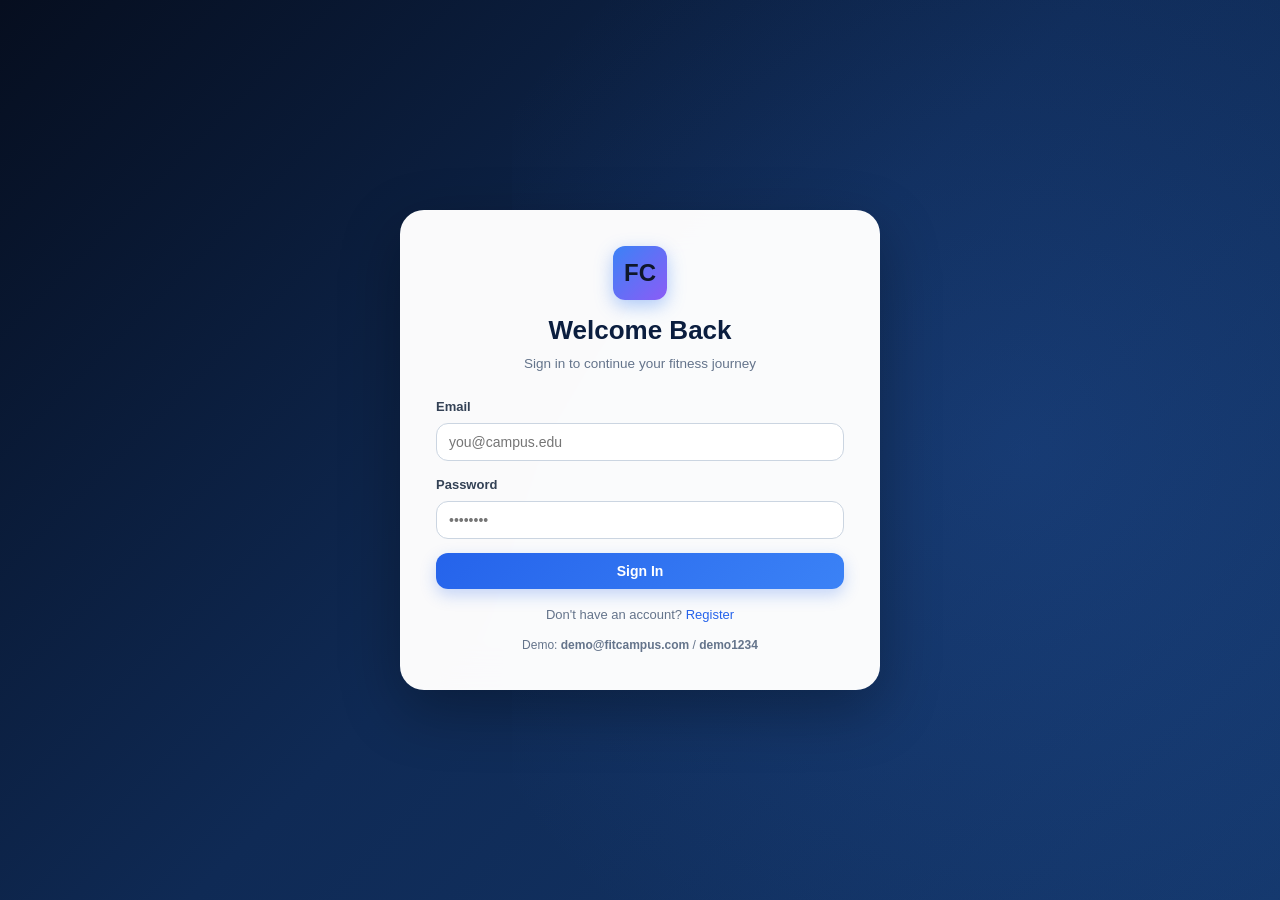
<file: frontend/exercise.html>
<!DOCTYPE html>
<html lang="en">
<head>
<meta charset="UTF-8" />
<meta name="viewport" content="width=device-width, initial-scale=1.0" />
<title>Exercise • FitCampus AI</title>
<link rel="stylesheet" href="css/style.css" />
</head>
<body>
<div class="app-shell">
    <aside class="sidebar">
        <div class="brand"><div class="brand-logo">FC</div><div><div class="brand-name">FitCampus AI</div><div class="brand-sub">Student Fitness Platform</div></div></div>
        <ul class="nav-list">
            <li class="nav-item"><a href="index.html"><span class="ico">🏠</span> Home</a></li>
            <li class="nav-item"><a href="activity.html"><span class="ico">🏃</span> Activity</a></li>
            <li class="nav-item"><a href="exercise.html" class="active"><span class="ico">💪</span> Exercise</a></li>
            <li class="nav-item"><a href="diet.html"><span class="ico">🥗</span> Diet</a></li>
            <li class="nav-item"><a href="challenges.html"><span class="ico">🏆</span> Challenges</a></li>
            <li class="nav-item"><a href="leaderboard.html"><span class="ico">📊</span> Leaderboard</a></li>
            <li class="nav-item"><a href="assistant.html"><span class="ico">🤖</span> AI Assistant</a></li>
            <li class="nav-item"><a href="profile.html"><span class="ico">👤</span> Profile</a></li>
        </ul>
        <div class="sidebar-footer">
            <div class="profile-chip" id="profileChip"><div class="avatar">U</div><div><div class="name">Loading…</div></div></div>
            <button class="btn btn-ghost btn-block mt-3" id="logoutBtn" style="color:#fff">Logout</button>
        </div>
    </aside>
    <main class="main">
        <div class="topbar">
            <div><div class="page-title">Exercise</div><div class="page-sub">AI-powered form checking</div></div>
        </div>

        <div class="grid grid-2">
            <div class="card">
                <div class="card-title">🎥 Live Form Check <span class="badge" id="selectedExercise">Squat</span></div>
                <div class="camera-wrap">
                    <video id="videoEl" playsinline muted></video>
                    <canvas id="canvasEl" width="640" height="480"></canvas>
                    <div class="camera-overlay" id="cameraOverlay">Click "Start Form Check" to begin</div>
                </div>
                <div class="form-stats">
                    <div class="form-stat"><div class="v" id="repCount">0</div><div class="l">Reps</div></div>
                    <div class="form-stat"><div class="v" id="formScore">0</div><div class="l">Form Score</div></div>
                    <div class="form-stat"><div class="v" id="phaseLabel">Up</div><div class="l">Phase</div></div>
                </div>
                <div class="feedback-box" id="feedbackText">Start to see feedback</div>
                <div class="flex gap-2 mt-3">
                    <button class="btn btn-primary" id="startFormCheck">▶ Start Form Check</button>
                    <button class="btn btn-danger" id="stopFormCheck">⏹ Stop &amp; Save</button>
                </div>
                <div class="text-sm text-muted mt-3">⚠️ Camera is accessed only after you click Start. Pose detection runs locally in your browser.</div>
            </div>
            <div class="card"><div class="card-title">🏋️ Exercises</div><div class="grid grid-2" id="exerciseList"><div class="loader"></div></div></div>
        </div>
    </main>
</div>
<nav class="bottom-nav">
    <div class="bottom-nav-inner">
        <a href="index.html"><span class="ico">🏠</span>Home</a>
        <a href="activity.html"><span class="ico">🏃</span>Activity</a>
        <a href="exercise.html" class="active"><span class="ico">💪</span>Exercise</a>
        <a href="diet.html"><span class="ico">🥗</span>Diet</a>
        <a href="assistant.html"><span class="ico">🤖</span>AI</a>
        <a href="profile.html"><span class="ico">👤</span>Profile</a>
    </div>
</nav>
<script src="js/config.js"></script>
<script src="js/api.js"></script>
<script src="js/auth.js"></script>
<script src="js/exercise.js"></script>
</body>
</html>
</file>
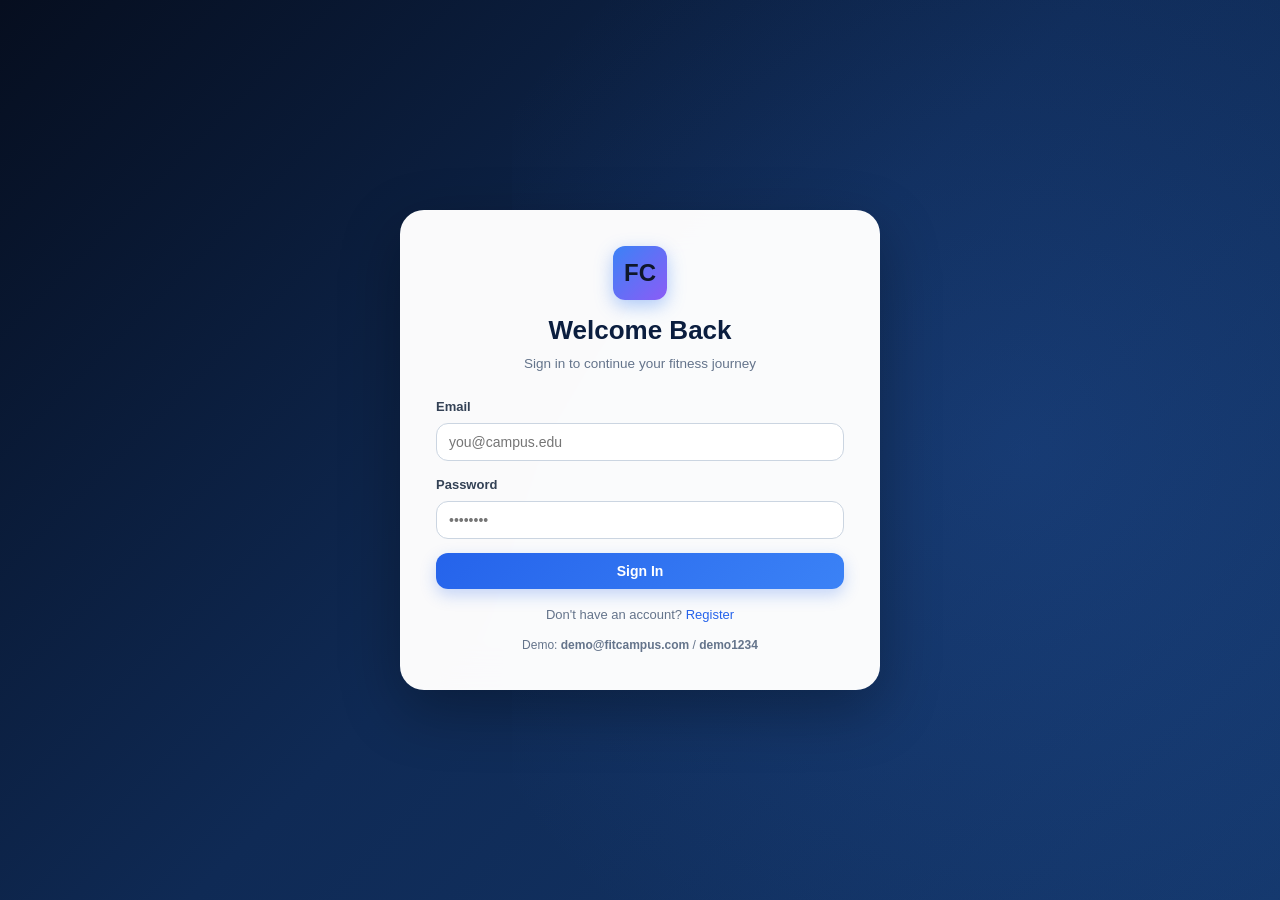
<file: frontend/login.html>
<!DOCTYPE html>
<html lang="en">
<head>
<meta charset="UTF-8" />
<meta name="viewport" content="width=device-width, initial-scale=1.0" />
<title>Login • FitCampus AI</title>
<link rel="stylesheet" href="css/style.css" />
</head>
<body>
<div class="auth-wrap">
    <div class="auth-card">
        <div style="text-align:center; margin-bottom: 18px;">
            <div class="brand-logo" style="margin:0 auto 10px; width:54px; height:54px; font-size:24px;">FC</div>
            <div class="auth-title">Welcome Back</div>
            <div class="auth-sub">Sign in to continue your fitness journey</div>
        </div>
        <form id="loginForm">
            <div class="form-group"><label class="form-label">Email</label><input class="form-input" type="email" id="email" required placeholder="you@campus.edu" /></div>
            <div class="form-group"><label class="form-label">Password</label><input class="form-input" type="password" id="password" required placeholder="••••••••" /></div>
            <button class="btn btn-primary btn-block" type="submit">Sign In</button>
        </form>
        <div class="auth-footer">
            Don't have an account? <a href="register.html">Register</a>
            <div style="margin-top:10px; font-size:12px; color:var(--gray-500);">Demo: <b>demo@fitcampus.com</b> / <b>demo1234</b></div>
        </div>
    </div>
</div>
<script src="js/config.js"></script>
<script src="js/api.js"></script>
<script src="js/auth.js"></script>
<script>
Auth.redirectIfLogged("index.html");
document.getElementById("loginForm").addEventListener("submit", async (e) => {
    e.preventDefault();
    const btn = e.target.querySelector("button");
    btn.disabled = true; btn.innerHTML = '<span class="loader"></span>';
    try {
        const res = await API.post("/api/auth/login", {
            email: document.getElementById("email").value.trim(),
            password: document.getElementById("password").value,
        });
        API.setToken(res.access_token); API.setUser(res.user);
        toast("Welcome back!", "success");
        setTimeout(() => window.location.href = "index.html", 400);
    } catch (err) { toast(err.message, "error"); btn.disabled = false; btn.textContent = "Sign In"; }
});
</script>
</body>
</html>
</file>
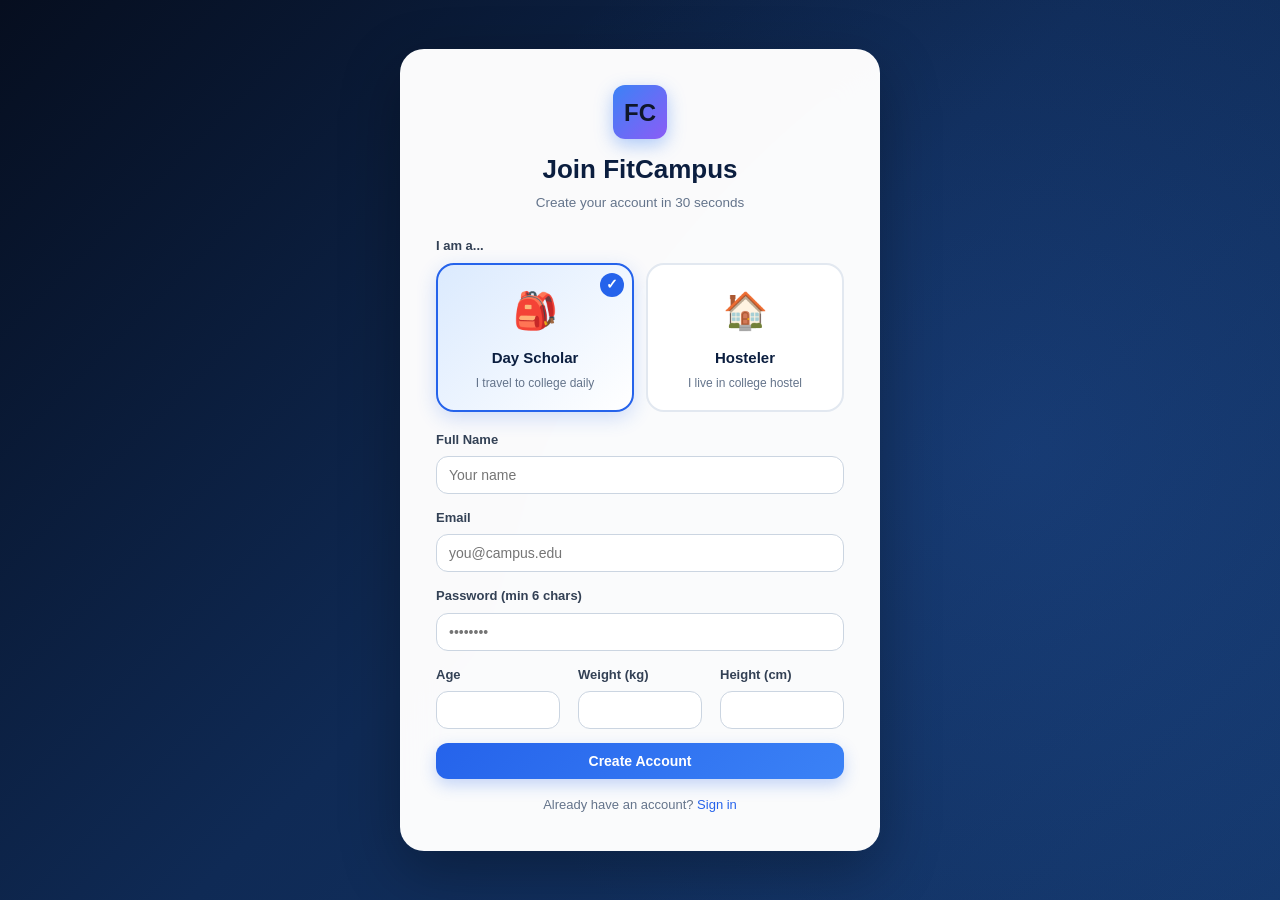
<file: frontend/register.html>
<!DOCTYPE html>
<html lang="en">
<head>
<meta charset="UTF-8" />
<meta name="viewport" content="width=device-width, initial-scale=1.0" />
<title>Register • FitCampus AI</title>
<link rel="stylesheet" href="css/style.css" />
</head>
<body>
<div class="auth-wrap">
    <div class="auth-card">
        <div style="text-align:center; margin-bottom: 18px;">
            <div class="brand-logo" style="margin:0 auto 10px; width:54px; height:54px; font-size:24px;">FC</div>
            <div class="auth-title">Join FitCampus</div>
            <div class="auth-sub">Create your account in 30 seconds</div>
        </div>
        <form id="regForm">
            <div class="form-group">
                <label class="form-label">I am a...</label>
                <div class="student-type-selector">
                    <div class="student-type-card selected" data-type="day_scholar">
                        <div class="student-type-icon">🎒</div>
                        <div class="student-type-title">Day Scholar</div>
                        <div class="student-type-desc">I travel to college daily</div>
                    </div>
                    <div class="student-type-card" data-type="hosteler">
                        <div class="student-type-icon">🏠</div>
                        <div class="student-type-title">Hosteler</div>
                        <div class="student-type-desc">I live in college hostel</div>
                    </div>
                </div>
                <input type="hidden" id="studentType" value="day_scholar" />
            </div>
            <div class="form-group">
                <label class="form-label">Full Name</label>
                <input class="form-input" type="text" id="name" required placeholder="Your name" />
            </div>
            <div class="form-group">
                <label class="form-label">Email</label>
                <input class="form-input" type="email" id="email" required placeholder="you@campus.edu" />
            </div>
            <div class="form-group">
                <label class="form-label">Password (min 6 chars)</label>
                <input class="form-input" type="password" id="password" required minlength="6" placeholder="••••••••" />
            </div>
            <div class="grid grid-3">
                <div class="form-group">
                    <label class="form-label">Age</label>
                    <input class="form-input" type="number" id="age" min="10" max="100" />
                </div>
                <div class="form-group">
                    <label class="form-label">Weight (kg)</label>
                    <input class="form-input" type="number" id="weight" step="0.1" />
                </div>
                <div class="form-group">
                    <label class="form-label">Height (cm)</label>
                    <input class="form-input" type="number" id="height" step="0.1" />
                </div>
            </div>
            <button class="btn btn-primary btn-block" type="submit">Create Account</button>
        </form>
        <div class="auth-footer">
            Already have an account? <a href="login.html">Sign in</a>
        </div>
    </div>
</div>
<script src="js/config.js"></script>
<script src="js/api.js"></script>
<script src="js/auth.js"></script>
<script>
Auth.redirectIfLogged("index.html");

// Student type selection
document.querySelectorAll(".student-type-card").forEach(card => {
    card.addEventListener("click", () => {
        document.querySelectorAll(".student-type-card").forEach(c => c.classList.remove("selected"));
        card.classList.add("selected");
        document.getElementById("studentType").value = card.dataset.type;
    });
});

document.getElementById("regForm").addEventListener("submit", async (e) => {
    e.preventDefault();
    const btn = e.target.querySelector("button");
    btn.disabled = true; btn.innerHTML = '<span class="loader"></span> Creating...';
    try {
        const res = await API.post("/api/auth/register", {
            name: document.getElementById("name").value,
            email: document.getElementById("email").value,
            password: document.getElementById("password").value,
            student_type: document.getElementById("studentType").value,
            age: parseInt(document.getElementById("age").value) || null,
            weight: parseFloat(document.getElementById("weight").value) || null,
            height: parseFloat(document.getElementById("height").value) || null,
        });
        API.setToken(res.access_token);
        API.setUser(res.user);
        toast("Welcome to FitCampus! 🎉", "success");
        setTimeout(() => window.location.href = "index.html", 500);
    } catch (err) {
        toast(err.message, "error");
        btn.disabled = false; btn.textContent = "Create Account";
    }
});
</script>
</body>
</html>
</file>
<file: frontend/css/style.css>
/* ============================================
   FitCampus AI — Modern Animated UI
   Dark Navy + White Theme with Glassmorphism
   ============================================ */

:root {
    --navy-950: #060e1f;
    --navy-900: #0b1e3f;
    --navy-800: #0f2a55;
    --navy-700: #14376b;
    --navy-600: #1a4a8a;
    --blue-500: #2563eb;
    --blue-400: #3b82f6;
    --blue-300: #60a5fa;
    --blue-200: #93c5fd;
    --blue-100: #dbeafe;
    --white: #ffffff;
    --gray-50: #f8fafc;
    --gray-100: #f1f5f9;
    --gray-200: #e2e8f0;
    --gray-300: #cbd5e1;
    --gray-500: #64748b;
    --gray-700: #334155;
    --gray-900: #0f172a;
    --green-500: #10b981;
    --green-400: #34d399;
    --orange-500: #f59e0b;
    --red-500: #ef4444;
    --purple-500: #8b5cf6;
    --pink-500: #ec4899;

    --shadow-sm: 0 1px 2px rgba(15, 23, 42, 0.06);
    --shadow-md: 0 4px 12px rgba(15, 23, 42, 0.08);
    --shadow-lg: 0 10px 30px rgba(15, 23, 42, 0.12);
    --shadow-glow: 0 0 40px rgba(59, 130, 246, 0.3);

    --radius-sm: 8px;
    --radius-md: 12px;
    --radius-lg: 18px;
    --radius-xl: 24px;

    --transition: 0.3s cubic-bezier(0.4, 0, 0.2, 1);
    --transition-fast: 0.15s cubic-bezier(0.4, 0, 0.2, 1);
}

* { box-sizing: border-box; margin: 0; padding: 0; }

html { scroll-behavior: smooth; }

body {
    font-family: 'Inter', -apple-system, BlinkMacSystemFont, 'Segoe UI', Roboto, sans-serif;
    background: var(--gray-50);
    color: var(--gray-900);
    line-height: 1.55;
    min-height: 100vh;
    -webkit-font-smoothing: antialiased;
    overflow-x: hidden;
}

/* Respect reduced motion */
@media (prefers-reduced-motion: reduce) {
    *, *::before, *::after {
        animation-duration: 0.01ms !important;
        transition-duration: 0.01ms !important;
    }
}

a { color: var(--blue-500); text-decoration: none; transition: color var(--transition-fast); }
a:hover { color: var(--blue-400); }

/* ============ Animated Background ============ */
body::before {
    content: "";
    position: fixed;
    top: -50%; left: -50%;
    width: 200%; height: 200%;
    background: radial-gradient(circle at 20% 30%, rgba(59,130,246,0.04) 0%, transparent 50%),
                radial-gradient(circle at 80% 70%, rgba(139,92,246,0.04) 0%, transparent 50%);
    animation: bgShift 30s ease-in-out infinite;
    pointer-events: none;
    z-index: 0;
}
@keyframes bgShift {
    0%, 100% { transform: translate(0, 0); }
    50% { transform: translate(-5%, -5%); }
}

/* ============ Layout ============ */
.app-shell {
    display: grid;
    grid-template-columns: 260px 1fr;
    min-height: 100vh;
    position: relative;
    z-index: 1;
}

.sidebar {
    background: linear-gradient(180deg, var(--navy-950) 0%, var(--navy-800) 100%);
    color: var(--white);
    padding: 24px 16px;
    position: sticky;
    top: 0;
    height: 100vh;
    overflow-y: auto;
    display: flex;
    flex-direction: column;
    box-shadow: 4px 0 20px rgba(0,0,0,0.1);
}

.sidebar::-webkit-scrollbar { width: 4px; }
.sidebar::-webkit-scrollbar-thumb { background: rgba(255,255,255,0.1); border-radius: 2px; }

.brand {
    display: flex;
    align-items: center;
    gap: 12px;
    padding: 6px 10px 22px;
    border-bottom: 1px solid rgba(255,255,255,0.08);
    margin-bottom: 18px;
}
.brand-logo {
    width: 42px; height: 42px;
    background: linear-gradient(135deg, var(--blue-400), var(--purple-500));
    border-radius: 12px;
    display: grid; place-items: center;
    font-weight: 800; font-size: 18px;
    box-shadow: 0 6px 18px rgba(59, 130, 246, 0.4);
    animation: logoPulse 3s ease-in-out infinite;
}
@keyframes logoPulse {
    0%, 100% { box-shadow: 0 6px 18px rgba(59, 130, 246, 0.4); }
    50% { box-shadow: 0 6px 24px rgba(139, 92, 246, 0.6); }
}
.brand-name { font-weight: 700; font-size: 17px; letter-spacing: 0.2px; }
.brand-sub { font-size: 11px; color: var(--blue-300); }

.nav-list { list-style: none; display: flex; flex-direction: column; gap: 4px; }
.nav-item a {
    display: flex; align-items: center; gap: 12px;
    padding: 11px 14px;
    border-radius: var(--radius-md);
    color: rgba(255,255,255,0.78);
    font-weight: 500; font-size: 14.5px;
    transition: all var(--transition);
    position: relative;
    overflow: hidden;
}
.nav-item a::before {
    content: "";
    position: absolute;
    left: 0; top: 0;
    width: 0; height: 100%;
    background: linear-gradient(90deg, rgba(59,130,246,0.2), transparent);
    transition: width var(--transition);
}
.nav-item a:hover::before { width: 100%; }
.nav-item a:hover { color: #fff; transform: translateX(4px); }
.nav-item a.active {
    background: linear-gradient(135deg, var(--blue-500), var(--blue-400));
    color: #fff;
    box-shadow: 0 6px 16px rgba(37, 99, 235, 0.35);
}
.nav-item .ico { font-size: 18px; }

.sidebar-footer {
    margin-top: auto;
    padding-top: 16px;
    border-top: 1px solid rgba(255,255,255,0.08);
}
.profile-chip {
    display: flex; align-items: center; gap: 10px;
    padding: 10px;
    border-radius: var(--radius-md);
    background: rgba(255,255,255,0.05);
    transition: background var(--transition);
}
.profile-chip:hover { background: rgba(255,255,255,0.08); }
.avatar {
    width: 40px; height: 40px; border-radius: 50%;
    background: linear-gradient(135deg, var(--blue-400), var(--purple-500));
    display: grid; place-items: center;
    font-weight: 700; color: #fff;
    box-shadow: 0 4px 12px rgba(139, 92, 246, 0.3);
}
.profile-chip .name { font-size: 13.5px; font-weight: 600; }
.profile-chip .sub { font-size: 11px; color: var(--blue-300); }

.main {
    padding: 28px 32px 120px;
    max-width: 1400px;
    width: 100%;
}

.topbar {
    display: flex; align-items: center; justify-content: space-between;
    margin-bottom: 22px;
    animation: slideDown 0.5s ease;
}
@keyframes slideDown {
    from { opacity: 0; transform: translateY(-10px); }
    to { opacity: 1; transform: translateY(0); }
}
.page-title {
    font-size: 26px; font-weight: 800;
    background: linear-gradient(135deg, var(--navy-900), var(--blue-500));
    -webkit-background-clip: text;
    -webkit-text-fill-color: transparent;
    background-clip: text;
}
.page-sub { color: var(--gray-500); font-size: 13.5px; margin-top: 2px; }
.topbar-actions { display: flex; gap: 10px; align-items: center; }

/* ============ Cards ============ */
.card {
    background: var(--white);
    border-radius: var(--radius-lg);
    padding: 20px;
    box-shadow: var(--shadow-sm);
    border: 1px solid var(--gray-200);
    transition: all var(--transition);
    animation: cardFadeIn 0.5s ease backwards;
}
@keyframes cardFadeIn {
    from { opacity: 0; transform: translateY(20px); }
    to { opacity: 1; transform: translateY(0); }
}
.card:hover { box-shadow: var(--shadow-md); transform: translateY(-2px); }
.card-title {
    font-size: 15px; font-weight: 700; color: var(--navy-900);
    margin-bottom: 12px; display: flex; align-items: center; gap: 8px;
}
.card-title .badge {
    font-size: 11px; padding: 2px 8px; border-radius: 999px;
    background: var(--blue-100); color: var(--blue-500); font-weight: 600;
}

.grid { display: grid; gap: 18px; }
.grid-2 { grid-template-columns: repeat(2, 1fr); }
.grid-3 { grid-template-columns: repeat(3, 1fr); }
.grid-4 { grid-template-columns: repeat(4, 1fr); }

/* Staggered animation for grid children */
.grid > *:nth-child(1) { animation-delay: 0.05s; }
.grid > *:nth-child(2) { animation-delay: 0.1s; }
.grid > *:nth-child(3) { animation-delay: 0.15s; }
.grid > *:nth-child(4) { animation-delay: 0.2s; }
.grid > *:nth-child(5) { animation-delay: 0.25s; }
.grid > *:nth-child(6) { animation-delay: 0.3s; }

/* ============ Welcome Card ============ */
.welcome-card {
    background: linear-gradient(135deg, var(--navy-900) 0%, var(--navy-700) 50%, var(--navy-600) 100%);
    color: #fff;
    border-radius: var(--radius-xl);
    padding: 28px 30px;
    position: relative;
    overflow: hidden;
    box-shadow: var(--shadow-lg);
    animation: welcomeFade 0.6s ease;
}
@keyframes welcomeFade {
    from { opacity: 0; transform: translateY(-10px); }
    to { opacity: 1; transform: translateY(0); }
}
.welcome-card::before {
    content: "";
    position: absolute;
    right: -60px; top: -60px;
    width: 240px; height: 240px;
    border-radius: 50%;
    background: radial-gradient(circle, rgba(96,165,250,0.4), transparent 70%);
    animation: orbFloat 8s ease-in-out infinite;
}
.welcome-card::after {
    content: "";
    position: absolute;
    left: -40px; bottom: -40px;
    width: 180px; height: 180px;
    border-radius: 50%;
    background: radial-gradient(circle, rgba(139,92,246,0.3), transparent 70%);
    animation: orbFloat 10s ease-in-out infinite reverse;
}
@keyframes orbFloat {
    0%, 100% { transform: translate(0, 0); }
    50% { transform: translate(20px, -20px); }
}
.welcome-greet { font-size: 24px; font-weight: 800; position: relative; z-index: 1; }
.welcome-sub { color: var(--blue-100); margin-top: 4px; font-size: 14px; position: relative; z-index: 1; }
.welcome-stats { display: flex; gap: 28px; margin-top: 18px; flex-wrap: wrap; position: relative; z-index: 1; }
.stat { display: flex; flex-direction: column; }
.stat-val { font-size: 24px; font-weight: 800; }
.stat-lbl { font-size: 12px; color: var(--blue-100); }

/* ============ Stat Cards ============ */
.stat-card {
    background: #fff;
    border-radius: var(--radius-lg);
    padding: 18px;
    border: 1px solid var(--gray-200);
    display: flex; align-items: center; gap: 14px;
    transition: all var(--transition);
    position: relative;
    overflow: hidden;
}
.stat-card::before {
    content: "";
    position: absolute;
    top: 0; left: 0;
    width: 100%; height: 3px;
    background: linear-gradient(90deg, var(--blue-500), var(--purple-500));
    transform: scaleX(0);
    transform-origin: left;
    transition: transform var(--transition);
}
.stat-card:hover::before { transform: scaleX(1); }
.stat-card:hover { transform: translateY(-3px); box-shadow: var(--shadow-md); }
.stat-icon {
    width: 48px; height: 48px; border-radius: 12px;
    display: grid; place-items: center;
    font-size: 22px;
    background: var(--blue-100); color: var(--blue-500);
    transition: transform var(--transition);
}
.stat-card:hover .stat-icon { transform: scale(1.1) rotate(-5deg); }
.stat-icon.green { background: #d1fae5; color: var(--green-500); }
.stat-icon.orange { background: #fef3c7; color: var(--orange-500); }
.stat-icon.purple { background: #ede9fe; color: var(--purple-500); }
.stat-icon.pink { background: #fce7f3; color: var(--pink-500); }
.stat-val-lg { font-size: 22px; font-weight: 800; color: var(--navy-900); }
.stat-lbl-sm { font-size: 12px; color: var(--gray-500); }

/* ============ Buttons ============ */
.btn {
    display: inline-flex; align-items: center; justify-content: center; gap: 6px;
    padding: 10px 18px;
    border-radius: var(--radius-md);
    font-weight: 600; font-size: 14px;
    border: none; cursor: pointer;
    transition: all var(--transition);
    text-decoration: none;
    position: relative;
    overflow: hidden;
}
.btn::after {
    content: "";
    position: absolute;
    top: 50%; left: 50%;
    width: 0; height: 0;
    border-radius: 50%;
    background: rgba(255,255,255,0.3);
    transform: translate(-50%, -50%);
    transition: width 0.5s, height 0.5s;
}
.btn:active::after { width: 300px; height: 300px; }

.btn-primary {
    background: linear-gradient(135deg, var(--blue-500), var(--blue-400));
    color: #fff;
    box-shadow: 0 6px 16px rgba(37, 99, 235, 0.25);
}
.btn-primary:hover {
    transform: translateY(-2px);
    box-shadow: 0 8px 24px rgba(37, 99, 235, 0.4);
}
.btn-secondary { background: var(--gray-100); color: var(--navy-900); }
.btn-secondary:hover { background: var(--gray-200); transform: translateY(-1px); }
.btn-ghost { background: transparent; color: var(--blue-500); }
.btn-ghost:hover { background: var(--blue-100); }
.btn-danger { background: linear-gradient(135deg, var(--red-500), #dc2626); color: #fff; }
.btn-success { background: linear-gradient(135deg, var(--green-500), var(--green-400)); color: #fff; }
.btn-sm { padding: 6px 12px; font-size: 12.5px; }
.btn-block { width: 100%; }
.btn:disabled { opacity: 0.6; cursor: not-allowed; transform: none !important; }

/* ============ Activity Cards ============ */
.activity-card {
    background: #fff;
    border-radius: var(--radius-lg);
    padding: 18px;
    border: 1px solid var(--gray-200);
    transition: all var(--transition);
    display: flex; flex-direction: column;
}
.activity-card:hover {
    transform: translateY(-3px);
    box-shadow: var(--shadow-md);
    border-color: var(--blue-300);
}
.activity-head { display: flex; justify-content: space-between; align-items: flex-start; margin-bottom: 8px; }
.activity-name { font-weight: 700; font-size: 15px; color: var(--navy-900); }
.activity-diff { font-size: 11px; padding: 3px 10px; border-radius: 999px; font-weight: 600; }
.diff-easy { background: #d1fae5; color: #047857; }
.diff-medium { background: #fef3c7; color: #b45309; }
.diff-hard { background: #fee2e2; color: #b91c1c; }
.activity-desc { color: var(--gray-500); font-size: 13px; margin-bottom: 12px; flex-grow: 1; }
.activity-meta { display: flex; gap: 14px; font-size: 12px; color: var(--gray-700); margin-bottom: 12px; flex-wrap: wrap; }
.activity-meta span { display: flex; align-items: center; gap: 4px; }
.activity-actions { display: flex; gap: 8px; }

/* ============ Progress ============ */
.progress-wrap { margin-top: 6px; }
.progress-bar {
    height: 10px; background: var(--gray-200); border-radius: 999px; overflow: hidden;
}
.progress-fill {
    height: 100%;
    background: linear-gradient(90deg, var(--blue-500), var(--blue-300));
    border-radius: 999px;
    transition: width 0.8s cubic-bezier(0.4, 0, 0.2, 1);
    position: relative;
    overflow: hidden;
}
.progress-fill::after {
    content: "";
    position: absolute;
    top: 0; left: 0;
    width: 100%; height: 100%;
    background: linear-gradient(90deg, transparent, rgba(255,255,255,0.4), transparent);
    animation: shimmer 2s infinite;
}
@keyframes shimmer {
    0% { transform: translateX(-100%); }
    100% { transform: translateX(100%); }
}
.progress-label { display: flex; justify-content: space-between; font-size: 12px; color: var(--gray-500); margin-top: 6px; }

.circle-progress {
    --pct: 0;
    width: 120px; height: 120px; border-radius: 50%;
    background: conic-gradient(var(--blue-500) calc(var(--pct) * 1%), var(--gray-200) 0);
    display: grid; place-items: center;
    position: relative;
    transition: background 0.8s ease;
}
.circle-progress::before {
    content: ""; position: absolute; inset: 10px;
    background: #fff; border-radius: 50%;
}
.circle-progress .val { position: relative; font-size: 22px; font-weight: 800; color: var(--navy-900); }
.circle-progress .lbl { position: relative; font-size: 11px; color: var(--gray-500); }

/* ============ Forms ============ */
.form-group { margin-bottom: 14px; }
.form-label { display: block; font-size: 13px; font-weight: 600; color: var(--gray-700); margin-bottom: 6px; }
.form-input, .form-select, .form-textarea {
    width: 100%;
    padding: 10px 12px;
    border: 1.5px solid var(--gray-300);
    border-radius: var(--radius-md);
    font-size: 14px;
    background: #fff;
    transition: all var(--transition);
    font-family: inherit;
}
.form-input:focus, .form-select:focus, .form-textarea:focus {
    outline: none;
    border-color: var(--blue-500);
    box-shadow: 0 0 0 4px rgba(37, 99, 235, 0.12);
    transform: translateY(-1px);
}

/* ============ Student Type Selection ============ */
.student-type-selector {
    display: grid;
    grid-template-columns: 1fr 1fr;
    gap: 12px;
    margin-bottom: 18px;
}
.student-type-card {
    padding: 18px;
    border: 2px solid var(--gray-200);
    border-radius: var(--radius-lg);
    cursor: pointer;
    transition: all var(--transition);
    text-align: center;
    background: #fff;
    position: relative;
}
.student-type-card:hover {
    border-color: var(--blue-300);
    transform: translateY(-2px);
    box-shadow: var(--shadow-md);
}
.student-type-card.selected {
    border-color: var(--blue-500);
    background: linear-gradient(135deg, var(--blue-100), #fff);
    box-shadow: 0 6px 20px rgba(37, 99, 235, 0.2);
}
.student-type-card.selected::after {
    content: "✓";
    position: absolute;
    top: 8px; right: 8px;
    width: 24px; height: 24px;
    background: var(--blue-500);
    color: #fff;
    border-radius: 50%;
    display: grid; place-items: center;
    font-size: 14px;
    font-weight: 700;
    animation: checkPop 0.3s ease;
}
@keyframes checkPop {
    0% { transform: scale(0); }
    60% { transform: scale(1.2); }
    100% { transform: scale(1); }
}
.student-type-icon { font-size: 36px; margin-bottom: 8px; }
.student-type-title { font-weight: 700; font-size: 15px; color: var(--navy-900); margin-bottom: 4px; }
.student-type-desc { font-size: 12px; color: var(--gray-500); }

/* ============ Auth ============ */
.auth-wrap {
    min-height: 100vh;
    display: grid; place-items: center;
    background: linear-gradient(135deg, var(--navy-950) 0%, var(--navy-800) 50%, var(--navy-700) 100%);
    padding: 20px;
    position: relative;
    overflow: hidden;
}
.auth-wrap::before {
    content: "";
    position: absolute;
    top: -50%; right: -20%;
    width: 80%; height: 200%;
    background: radial-gradient(circle, rgba(59,130,246,0.15), transparent 60%);
    animation: authBg 20s ease-in-out infinite;
}
@keyframes authBg {
    0%, 100% { transform: translate(0, 0) rotate(0deg); }
    50% { transform: translate(-10%, 10%) rotate(180deg); }
}
.auth-card {
    background: rgba(255,255,255,0.98);
    backdrop-filter: blur(20px);
    border-radius: var(--radius-xl);
    padding: 36px;
    width: 100%;
    max-width: 480px;
    box-shadow: 0 20px 60px rgba(0,0,0,0.3);
    position: relative;
    z-index: 1;
    animation: authCardIn 0.6s cubic-bezier(0.34, 1.56, 0.64, 1);
}
@keyframes authCardIn {
    from { opacity: 0; transform: translateY(30px) scale(0.95); }
    to { opacity: 1; transform: translateY(0) scale(1); }
}
.auth-title { font-size: 26px; font-weight: 800; color: var(--navy-900); margin-bottom: 4px; }
.auth-sub { color: var(--gray-500); font-size: 13.5px; margin-bottom: 22px; }
.auth-footer { text-align: center; margin-top: 16px; font-size: 13px; color: var(--gray-500); }

/* ============ Bottom Nav ============ */
.bottom-nav {
    display: none;
    position: fixed; bottom: 0; left: 0; right: 0;
    background: rgba(255,255,255,0.95);
    backdrop-filter: blur(20px);
    border-top: 1px solid var(--gray-200);
    padding: 8px 4px;
    z-index: 50;
    box-shadow: 0 -4px 20px rgba(15, 23, 42, 0.08);
}
.bottom-nav-inner { display: grid; grid-template-columns: repeat(5, 1fr); gap: 2px; }
.bottom-nav a {
    display: flex; flex-direction: column; align-items: center; gap: 2px;
    padding: 6px 4px;
    color: var(--gray-500);
    font-size: 10.5px; font-weight: 600;
    border-radius: var(--radius-md);
    transition: all var(--transition);
}
.bottom-nav a .ico { font-size: 20px; transition: transform var(--transition); }
.bottom-nav a.active { color: var(--blue-500); }
.bottom-nav a.active .ico { transform: translateY(-2px) scale(1.1); }

/* ============ Leaderboard ============ */
.leader-row {
    display: grid;
    grid-template-columns: 50px 1fr 100px 100px 100px;
    align-items: center;
    padding: 12px 14px;
    border-bottom: 1px solid var(--gray-100);
    transition: all var(--transition);
}
.leader-row:hover { background: var(--gray-50); transform: translateX(4px); }
.leader-row.me {
    background: linear-gradient(90deg, var(--blue-100), transparent);
    border-radius: var(--radius-md);
    border-left: 3px solid var(--blue-500);
}
.rank-badge {
    width: 36px; height: 36px; border-radius: 50%;
    display: grid; place-items: center;
    font-weight: 800; font-size: 14px;
    background: var(--gray-100); color: var(--gray-700);
    transition: transform var(--transition);
}
.leader-row:hover .rank-badge { transform: scale(1.1); }
.rank-1 { background: linear-gradient(135deg, #fbbf24, #f59e0b); color: #fff; box-shadow: 0 4px 12px rgba(245, 158, 11, 0.4); }
.rank-2 { background: linear-gradient(135deg, #cbd5e1, #94a3b8); color: #fff; }
.rank-3 { background: linear-gradient(135deg, #fdba74, #f97316); color: #fff; }

/* ============ Chat ============ */
.chat-wrap { display: flex; flex-direction: column; height: calc(100vh - 200px); min-height: 400px; }
.chat-messages {
    flex: 1; overflow-y: auto;
    padding: 16px;
    background: var(--gray-50);
    border-radius: var(--radius-lg);
    border: 1px solid var(--gray-200);
    display: flex; flex-direction: column; gap: 10px;
}
.msg {
    max-width: 80%;
    padding: 10px 14px;
    border-radius: 16px;
    font-size: 14px; line-height: 1.5;
    animation: msgIn 0.3s ease;
}
@keyframes msgIn {
    from { opacity: 0; transform: translateY(10px); }
    to { opacity: 1; transform: translateY(0); }
}
.msg.user {
    align-self: flex-end;
    background: linear-gradient(135deg, var(--blue-500), var(--blue-400));
    color: #fff;
    border-bottom-right-radius: 4px;
}
.msg.bot {
    align-self: flex-start;
    background: #fff;
    border: 1px solid var(--gray-200);
    color: var(--gray-900);
    border-bottom-left-radius: 4px;
}
.chat-input-row { display: flex; gap: 8px; margin-top: 12px; }
.chat-input-row input { flex: 1; }

/* ============ Camera / Form Checker ============ */
.camera-wrap {
    position: relative;
    border-radius: var(--radius-lg);
    overflow: hidden;
    background: #000;
    aspect-ratio: 4/3;
    max-width: 640px;
    margin: 0 auto;
    box-shadow: var(--shadow-lg);
}
.camera-wrap video, .camera-wrap canvas {
    position: absolute; inset: 0;
    width: 100%; height: 100%;
    object-fit: cover;
}
.camera-overlay {
    position: absolute; inset: 0;
    display: grid; place-items: center;
    color: #fff;
    background: rgba(0,0,0,0.6);
    font-weight: 600;
    backdrop-filter: blur(4px);
}
.form-stats { display: grid; grid-template-columns: repeat(3, 1fr); gap: 10px; margin-top: 14px; }
.form-stat {
    background: var(--gray-50);
    border: 1px solid var(--gray-200);
    border-radius: var(--radius-md);
    padding: 12px;
    text-align: center;
    transition: all var(--transition);
}
.form-stat:hover { transform: translateY(-2px); box-shadow: var(--shadow-sm); }
.form-stat .v { font-size: 20px; font-weight: 800; color: var(--navy-900); }
.form-stat .l { font-size: 11px; color: var(--gray-500); margin-top: 2px; }
.feedback-box {
    margin-top: 12px;
    padding: 12px 14px;
    border-radius: var(--radius-md);
    background: linear-gradient(135deg, var(--blue-100), #fff);
    color: var(--navy-900);
    font-weight: 600;
    text-align: center;
    border-left: 4px solid var(--blue-500);
}
.confidence-bar {
    margin-top: 10px;
    height: 6px;
    background: var(--gray-200);
    border-radius: 999px;
    overflow: hidden;
}
.confidence-fill {
    height: 100%;
    background: linear-gradient(90deg, var(--green-500), var(--blue-500));
    transition: width 0.3s ease;
}

/* ============ Diet ============ */
.meal-card {
    background: #fff;
    border-radius: var(--radius-lg);
    padding: 16px;
    border: 1px solid var(--gray-200);
    transition: all var(--transition);
}
.meal-card:hover { transform: translateY(-2px); box-shadow: var(--shadow-md); }
.meal-title { font-weight: 700; font-size: 14px; color: var(--navy-900); margin-bottom: 8px; display: flex; align-items: center; gap: 8px; }
.meal-list { list-style: none; display: flex; flex-direction: column; gap: 6px; }
.meal-list li {
    font-size: 13px; color: var(--gray-700);
    padding: 6px 10px 6px 22px;
    position: relative;
    background: var(--gray-50);
    border-radius: var(--radius-sm);
    transition: all var(--transition);
}
.meal-list li:hover { background: var(--blue-100); transform: translateX(2px); }
.meal-list li::before {
    content: "✓";
    position: absolute;
    left: 8px;
    color: var(--green-500);
    font-weight: 800;
}

/* ============ Menu Page ============ */
.menu-tabs {
    display: flex;
    gap: 8px;
    margin-bottom: 20px;
    flex-wrap: wrap;
}
.menu-tab {
    padding: 8px 16px;
    border-radius: 999px;
    background: var(--gray-100);
    color: var(--gray-700);
    font-weight: 600;
    font-size: 13px;
    cursor: pointer;
    transition: all var(--transition);
    border: 2px solid transparent;
}
.menu-tab:hover { background: var(--gray-200); }
.menu-tab.active {
    background: linear-gradient(135deg, var(--blue-500), var(--blue-400));
    color: #fff;
    box-shadow: 0 4px 12px rgba(37, 99, 235, 0.3);
}

.menu-section {
    background: #fff;
    border-radius: var(--radius-lg);
    padding: 20px;
    margin-bottom: 16px;
    border: 1px solid var(--gray-200);
    animation: cardFadeIn 0.4s ease backwards;
}
.menu-section-title {
    font-size: 18px;
    font-weight: 700;
    color: var(--navy-900);
    margin-bottom: 4px;
    display: flex;
    align-items: center;
    gap: 8px;
}
.menu-section-timing {
    font-size: 12px;
    color: var(--gray-500);
    margin-bottom: 14px;
}
.menu-item {
    display: grid;
    grid-template-columns: 1fr auto;
    gap: 12px;
    padding: 12px;
    background: var(--gray-50);
    border-radius: var(--radius-md);
    margin-bottom: 8px;
    transition: all var(--transition);
    border-left: 3px solid transparent;
}
.menu-item:hover {
    background: var(--blue-100);
    transform: translateX(4px);
    border-left-color: var(--blue-500);
}
.menu-item-name { font-weight: 600; font-size: 14px; color: var(--navy-900); }
.menu-item-meta {
    display: flex;
    gap: 10px;
    margin-top: 4px;
    font-size: 11.5px;
    color: var(--gray-500);
    flex-wrap: wrap;
}
.menu-item-meta span { display: flex; align-items: center; gap: 3px; }
.menu-item-price {
    background: var(--green-500);
    color: #fff;
    padding: 4px 10px;
    border-radius: 999px;
    font-size: 12px;
    font-weight: 700;
    align-self: center;
}
.menu-item-badge {
    display: inline-block;
    padding: 2px 8px;
    border-radius: 999px;
    font-size: 10px;
    font-weight: 700;
    margin-left: 6px;
}
.badge-veg { background: #d1fae5; color: #047857; }
.badge-nonveg { background: #fee2e2; color: #b91c1c; }
.badge-vegan { background: #dcfce7; color: #166534; }

/* ============ Activity Tracking ============ */
.tracking-card {
    background: linear-gradient(135deg, var(--navy-900), var(--navy-700));
    color: #fff;
    border-radius: var(--radius-xl);
    padding: 24px;
    box-shadow: var(--shadow-lg);
    position: relative;
    overflow: hidden;
}
.tracking-card::before {
    content: "";
    position: absolute;
    right: -50px; top: -50px;
    width: 200px; height: 200px;
    border-radius: 50%;
    background: radial-gradient(circle, rgba(16,185,129,0.3), transparent 70%);
    animation: orbFloat 8s ease-in-out infinite;
}
.tracking-timer {
    font-size: 48px;
    font-weight: 800;
    font-variant-numeric: tabular-nums;
    text-align: center;
    margin: 20px 0;
    letter-spacing: 2px;
    text-shadow: 0 4px 20px rgba(59, 130, 246, 0.3);
}
.tracking-timer.active {
    animation: timerPulse 1s ease-in-out infinite;
}
@keyframes timerPulse {
    0%, 100% { opacity: 1; }
    50% { opacity: 0.85; }
}
.tracking-stats {
    display: grid;
    grid-template-columns: repeat(3, 1fr);
    gap: 12px;
    margin-top: 16px;
}
.tracking-stat {
    background: rgba(255,255,255,0.1);
    border-radius: var(--radius-md);
    padding: 12px;
    text-align: center;
    backdrop-filter: blur(10px);
}
.tracking-stat .v { font-size: 20px; font-weight: 800; }
.tracking-stat .l { font-size: 11px; color: var(--blue-100); margin-top: 2px; }

/* ============ Journey Tracker ============ */
.journey-card {
    background: linear-gradient(135deg, #0b1e3f 0%, #1a4a8a 100%);
    color: #fff;
    border-radius: var(--radius-xl);
    padding: 22px;
    position: relative;
    overflow: hidden;
    box-shadow: var(--shadow-lg);
}
.journey-card::before {
    content: "";
    position: absolute;
    right: -40px; bottom: -40px;
    width: 180px; height: 180px;
    border-radius: 50%;
    background: radial-gradient(circle, rgba(16,185,129,0.3), transparent 70%);
}
.journey-title { font-size: 18px; font-weight: 700; margin-bottom: 4px; }
.journey-sub { font-size: 13px; color: var(--blue-100); margin-bottom: 14px; }
.journey-status {
    display: inline-flex; align-items: center; gap: 6px;
    padding: 4px 12px;
    border-radius: 999px;
    background: rgba(255,255,255,0.15);
    font-size: 12px; font-weight: 600;
    margin-bottom: 12px;
}
.journey-status.active { background: rgba(16,185,129,0.3); color: #a7f3d0; }
.journey-stats { display: grid; grid-template-columns: repeat(4, 1fr); gap: 10px; margin-top: 14px; }
.journey-stat {
    background: rgba(255,255,255,0.1);
    border-radius: var(--radius-md);
    padding: 10px;
    text-align: center;
}
.journey-stat .v { font-size: 18px; font-weight: 800; }
.journey-stat .l { font-size: 10.5px; color: var(--blue-100); margin-top: 2px; }
.journey-actions { display: flex; gap: 8px; margin-top: 14px; flex-wrap: wrap; }
.mode-chip {
    display: inline-flex; align-items: center; gap: 6px;
    padding: 8px 14px;
    border-radius: 999px;
    background: rgba(255,255,255,0.1);
    color: #fff;
    font-size: 13px; font-weight: 500;
    cursor: pointer;
    border: 2px solid transparent;
    transition: all var(--transition);
}
.mode-chip:hover { background: rgba(255,255,255,0.18); }
.mode-chip.selected {
    background: var(--blue-500);
    border-color: var(--blue-300);
    transform: scale(1.05);
}

/* ============ Canteen Recommendations ============ */
.canteen-card {
    background: #fff;
    border-radius: var(--radius-lg);
    padding: 18px;
    border: 1px solid var(--gray-200);
}
.canteen-title {
    font-size: 15px; font-weight: 700; color: var(--navy-900);
    margin-bottom: 12px; display: flex; align-items: center; gap: 8px;
}
.food-item {
    display: flex; justify-content: space-between; align-items: center;
    padding: 10px 12px;
    background: var(--gray-50);
    border-radius: var(--radius-md);
    margin-bottom: 8px;
    transition: all var(--transition);
}
.food-item:hover { background: var(--blue-100); transform: translateX(2px); }
.food-name { font-weight: 600; font-size: 13.5px; color: var(--navy-900); }
.food-meta { font-size: 11.5px; color: var(--gray-500); margin-top: 2px; }
.food-price {
    background: var(--green-500); color: #fff;
    padding: 3px 10px; border-radius: 999px;
    font-size: 11.5px; font-weight: 700;
}
.avoid-list {
    background: #fef2f2;
    border-left: 3px solid var(--red-500);
    padding: 10px 14px;
    border-radius: var(--radius-md);
    margin-top: 12px;
}
.avoid-list .title { font-weight: 700; font-size: 13px; color: var(--red-500); margin-bottom: 6px; }
.avoid-list ul { list-style: none; padding-left: 0; }
.avoid-list li { font-size: 12.5px; color: var(--gray-700); padding: 2px 0; }
.avoid-list li::before { content: "🚫 "; }
.hydration-tip {
    background: #dbeafe;
    border-left: 3px solid var(--blue-500);
    padding: 10px 14px;
    border-radius: var(--radius-md);
    margin-top: 12px;
    font-size: 13px; color: var(--navy-900);
}

/* ============ Toast ============ */
.toast-wrap {
    position: fixed; top: 20px; right: 20px;
    display: flex; flex-direction: column; gap: 8px;
    z-index: 1000;
}
.toast {
    background: #fff;
    border-radius: var(--radius-md);
    padding: 12px 16px;
    box-shadow: var(--shadow-lg);
    border-left: 4px solid var(--blue-500);
    font-size: 13.5px;
    min-width: 240px;
    animation: slideIn 0.3s cubic-bezier(0.34, 1.56, 0.64, 1);
}
.toast.success { border-left-color: var(--green-500); }
.toast.error { border-left-color: var(--red-500); }
@keyframes slideIn {
    from { transform: translateX(120%); opacity: 0; }
    to { transform: translateX(0); opacity: 1; }
}

/* ============ Loading ============ */
.loader {
    display: inline-block;
    width: 18px; height: 18px;
    border: 2px solid var(--gray-200);
    border-top-color: var(--blue-500);
    border-radius: 50%;
    animation: spin 0.8s linear infinite;
}
@keyframes spin { to { transform: rotate(360deg); } }

.empty-state { text-align: center; padding: 40px 20px; color: var(--gray-500); }
.empty-state .ico { font-size: 44px; margin-bottom: 10px; }

/* ============ Responsive ============ */
@media (max-width: 1024px) {
    .grid-4 { grid-template-columns: repeat(2, 1fr); }
    .grid-3 { grid-template-columns: repeat(2, 1fr); }
}
@media (max-width: 768px) {
    .app-shell { grid-template-columns: 1fr; }
    .sidebar { display: none; }
    .main { padding: 20px 16px 120px; }
    .bottom-nav { display: block; }
    .grid-2, .grid-3, .grid-4 { grid-template-columns: 1fr; }
    .journey-stats, .tracking-stats { grid-template-columns: repeat(2, 1fr); }
    .page-title { font-size: 20px; }
    .welcome-greet { font-size: 18px; }
    .tracking-timer { font-size: 36px; }
    .student-type-selector { grid-template-columns: 1fr; }
}

/* ============ Utility ============ */
.hidden { display: none !important; }
.mt-2 { margin-top: 8px; }
.mt-3 { margin-top: 12px; }
.mt-4 { margin-top: 16px; }
.mb-2 { margin-bottom: 8px; }
.mb-3 { margin-bottom: 12px; }
.flex { display: flex; }
.flex-between { display: flex; justify-content: space-between; align-items: center; }
.gap-2 { gap: 8px; }
.gap-3 { gap: 12px; }
.text-center { text-align: center; }
.text-sm { font-size: 13px; }
.text-muted { color: var(--gray-500); }

/* Focus states for accessibility */
button:focus-visible, a:focus-visible, input:focus-visible, select:focus-visible {
    outline: 3px solid var(--blue-400);
    outline-offset: 2px;
}
</file>
